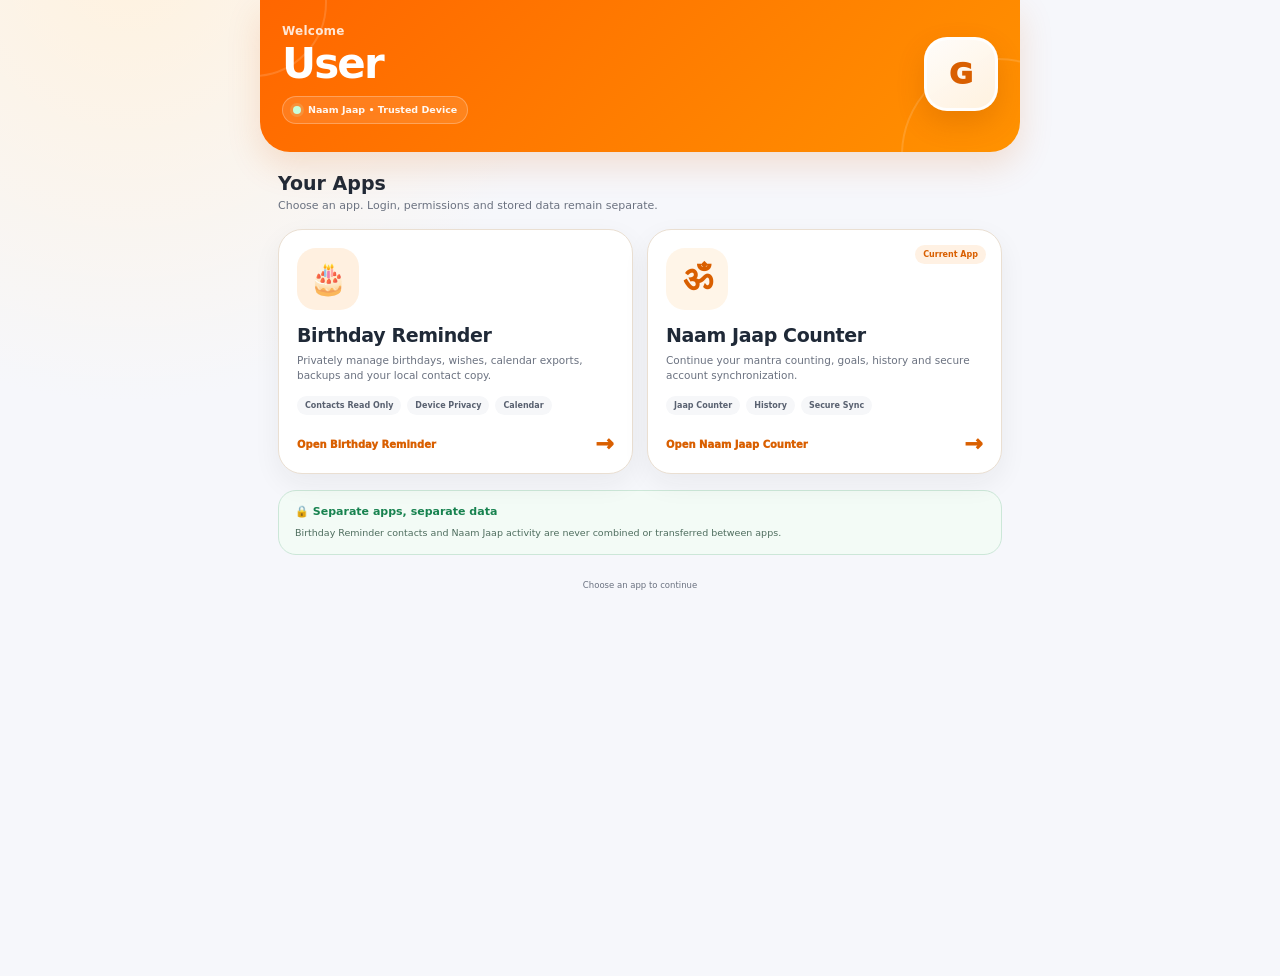
<file: index.html>
<!DOCTYPE html>
<html lang="en">
<head>
    <meta charset="UTF-8">
    <meta name="viewport" content="width=device-width, initial-scale=1, viewport-fit=cover">
    <meta name="description" content="A simple digital Naam Jaap and mantra counter with Google Sheets synchronization.">
    <meta name="theme-color" content="#ff6f00">
    <meta name="mobile-web-app-capable" content="yes">
    <meta name="apple-mobile-web-app-capable" content="yes">
    <meta name="apple-mobile-web-app-status-bar-style" content="default">

    <title>Naam Jaap Counter v2.9.15</title>

    <link rel="manifest" href="manifest.json">
    <link rel="icon" href="icon-192.png?v=2915" sizes="192x192">
    <link rel="apple-touch-icon" href="icon-192.png?v=2915">
    <link rel="stylesheet" href="style.css?v=2915">
    <link rel="stylesheet" href="mala-goal.css?v=2915">
    <link rel="stylesheet" href="background-music.css?v=2915">
    <script src="https://accounts.google.com/gsi/client" async defer></script>

    <style>
        a.primary-btn {
            display: flex;
            align-items: center;
            justify-content: center;
            text-decoration: none;
            box-sizing: border-box;
        }

        .bhajan-modal[hidden] {
            display: none;
        }

        .bhajan-modal {
            position: fixed;
            inset: 0;
            z-index: 10050;
            display: flex;
            align-items: flex-end;
            justify-content: center;
            padding: 0;
        }

        .bhajan-modal-overlay {
            position: absolute;
            inset: 0;
            background: rgba(0, 0, 0, 0.58);
            -webkit-backdrop-filter: blur(2px);
            backdrop-filter: blur(2px);
        }

        .bhajan-modal-box {
            position: relative;
            z-index: 1;
            width: min(100%, 540px);
            max-height: min(82vh, 620px);
            overflow-y: auto;
            padding: 12px 18px calc(18px + env(safe-area-inset-bottom));
            border-radius: 24px 24px 0 0;
            background: #ffffff;
            box-shadow: 0 -14px 42px rgba(0, 0, 0, 0.28);
            animation: bhajanSheetUp 0.24s ease-out;
            box-sizing: border-box;
        }

        .bhajan-modal-handle {
            width: 48px;
            height: 5px;
            margin: 0 auto 18px;
            border-radius: 999px;
            background: #d5d5d5;
        }

        .bhajan-modal-box h3 {
            margin: 0 0 6px;
            text-align: center;
        }

        .bhajan-modal-intro {
            margin: 0 0 18px;
            text-align: center;
            color: #666666;
            line-height: 1.5;
        }

        .bhajan-option {
            display: flex;
            align-items: center;
            gap: 14px;
            width: 100%;
            min-height: 72px;
            margin-bottom: 12px;
            padding: 12px 15px;
            border: 1px solid #e4e4e4;
            border-radius: 16px;
            background: #ffffff;
            color: #222222;
            text-decoration: none;
            box-sizing: border-box;
            touch-action: manipulation;
        }

        .bhajan-option:hover {
            border-color: #ffb36b;
            background: #fff8f1;
        }

        .bhajan-option:active {
            transform: scale(0.985);
        }

        .bhajan-option:focus-visible {
            outline: 3px solid rgba(255, 111, 0, 0.28);
            outline-offset: 2px;
        }

        .bhajan-option-icon {
            display: grid;
            width: 46px;
            height: 46px;
            flex: 0 0 46px;
            place-items: center;
            border-radius: 50%;
            background: #f3f3f3;
            font-size: 23px;
        }

        .bhajan-option-copy {
            min-width: 0;
        }

        .bhajan-option strong,
        .bhajan-option small {
            display: block;
        }

        .bhajan-option strong {
            font-size: 1rem;
        }

        .bhajan-option small {
            margin-top: 4px;
            color: #737373;
            line-height: 1.35;
        }

        .bhajan-modal-close {
            margin-top: 4px;
        }

        @keyframes bhajanSheetUp {
            from {
                transform: translateY(100%);
                opacity: 0.65;
            }

            to {
                transform: translateY(0);
                opacity: 1;
            }
        }

        @media (min-width: 700px) {
            .bhajan-modal {
                align-items: center;
                padding: 20px;
            }

            .bhajan-modal-box {
                border-radius: 24px;
                padding-bottom: 20px;
            }
        }

        @media (prefers-reduced-motion: reduce) {
            .bhajan-modal-box {
                animation: none;
            }
        }

        .more-apps-card {
            overflow: hidden;
        }

        .more-apps-heading {
            margin-bottom: 12px;
        }

        .related-app-link {
            display: grid;
            grid-template-columns: 52px minmax(0, 1fr) auto;
            align-items: center;
            gap: 13px;
            min-height: 82px;
            padding: 14px;
            border: 1px solid #ffd2ad;
            border-radius: 18px;
            background: linear-gradient(135deg, #fff8f1 0%, #ffffff 72%);
            color: inherit;
            text-decoration: none;
            box-sizing: border-box;
            transition:
                transform 0.16s ease,
                border-color 0.16s ease,
                box-shadow 0.16s ease;
        }

        .related-app-link:hover,
        .related-app-link:focus-visible {
            transform: translateY(-2px);
            border-color: #ffad66;
            box-shadow: 0 10px 26px rgba(255, 111, 0, 0.12);
            outline: none;
        }

        .related-app-link:active {
            transform: scale(0.99);
        }

        .related-app-icon {
            display: grid;
            width: 52px;
            height: 52px;
            place-items: center;
            border-radius: 16px;
            background: #ff6f00;
            color: #ffffff;
            font-size: 25px;
            box-shadow: 0 6px 16px rgba(255, 111, 0, 0.18);
        }

        .related-app-copy {
            min-width: 0;
        }

        .related-app-copy strong,
        .related-app-copy span {
            display: block;
        }

        .related-app-copy strong {
            margin-bottom: 4px;
            font-size: 1rem;
        }

        .related-app-copy span {
            color: #6f6f6f;
            font-size: 0.86rem;
            line-height: 1.4;
        }

        .related-app-arrow {
            color: #ff6f00;
            font-size: 24px;
            font-weight: 800;
            line-height: 1;
        }

        @media (max-width: 420px) {
            .related-app-link {
                grid-template-columns: 46px minmax(0, 1fr) auto;
                gap: 10px;
                padding: 12px;
            }

            .related-app-icon {
                width: 46px;
                height: 46px;
                border-radius: 14px;
                font-size: 22px;
            }

            .related-app-copy span {
                font-size: 0.8rem;
            }
        }

</style>
</head>
<body>
    <section id="authGate" class="auth-gate" aria-labelledby="authTitle">
        <div class="auth-card">
            <div class="auth-mark" aria-hidden="true">ॐ</div>
            <p class="eyebrow">Secure Sync</p>
            <h1 id="authTitle">Naam Jaap Counter</h1>
            <p class="auth-intro">Sign in with Google to keep activity linked to a verified account and a pseudonymous device key.</p>
            <div id="googleSignInButton" class="google-signin-button"></div>
            <button id="continueOfflineBtn" class="secondary-btn full-width" type="button" hidden>Continue Offline</button>
            <div id="authLoading" class="auth-loading" hidden>
                <span class="spinner" aria-hidden="true"></span>
                <span>Verifying…</span>
            </div>
            <p id="authMessage" class="auth-message" data-type="info">Loading secure sign-in…</p>
            <p class="auth-message" data-type="info">Mobile: open this site directly in Chrome or Safari. Google Sign-In does not work inside WhatsApp and other embedded browsers.</p>
            <div class="privacy-note">
                <strong>Privacy:</strong> The app stores your verified Google account ID, name, email, login times, a hashed device key, and jaap activity. It never stores your Google password or client secret.
            </div>
        </div>
    </section>

    <div id="appRoot" hidden>
        <header class="app-header">
            <div class="header-brand">
                <div class="brand-mark" aria-hidden="true">ॐ</div>
                <div>
                    <h1>Naam Jaap Counter</h1>
                    <p id="connectionText" class="connection-text">Signed in — connecting…</p>
                </div>
            </div>
            <button id="accountButton" class="account-chip" type="button" aria-label="Open account settings">
                <span class="account-initial" data-user-initial>G</span>
                <span class="account-chip-copy">
                    <span class="account-chip-name" data-user-name>Google User</span>
                    <span class="account-chip-status" data-local-profile-status>Naam Jaap • Trusted Device</span>
                </span>
            </button>
        </header>

        <div id="offlineBanner" class="offline-banner" hidden>
            <span id="offlineBannerText">Offline mode is active. New counts are saved on this device.</span>
            <button id="reconnectBtn" class="banner-action" type="button" hidden>Sign in to Sync</button>
        </div>

        <main class="app-shell">
            <section id="dashboardView" class="view active" data-view="dashboard" aria-labelledby="dashboardTitle">
                <h2 id="dashboardTitle" class="sr-only">Dashboard</h2>

                <section class="card clock-card" aria-label="Current date and time">
                    <div class="clock-icon" aria-hidden="true">◷</div>
                    <div class="clock-copy">
                        <p id="currentDate" class="clock-date">Loading date…</p>
                        <strong id="currentTime" class="clock-time">--:--:--</strong>
                        <p id="currentTimezone" class="clock-timezone">Device local time</p>
                    </div>
                </section>

                <section class="card counter-card">
                    <p class="eyebrow">Selected Mantra</p>
                    <h3 id="mantra" class="mantra-text">ॐ नमः शिवाय</h3>

                    <div class="inline-mantra-picker">
                        <label for="mantraSelect">Change Mantra</label>
                        <select id="mantraSelect" aria-label="Choose mantra">
                            <option value="ॐ नमः शिवाय">ॐ नमः शिवाय</option>
                            <option value="ॐ गं गणपतये नमः">ॐ गं गणपतये नमः</option>
                            <option value="श्री राम जय राम जय जय राम">श्री राम जय राम जय जय राम</option>
                            <option value="ॐ नमो भगवते वासुदेवाय">ॐ नमो भगवते वासुदेवाय</option>
                            <option value="हरे कृष्ण हरे कृष्ण">हरे कृष्ण हरे कृष्ण</option>
                            <option value="राधा राधा">राधा राधा</option>
                        </select>
                    </div>

                    <div id="counter" class="counter" aria-live="polite">0</div>

                    <button id="tapBtn" class="tap-btn" type="button" aria-label="Add one jaap count">
                        <span class="tap-value">+1</span>
                        <span class="tap-label">Tap to count</span>
                    </button>
                </section>

                <section class="stats" aria-label="Jaap statistics">
                    <article class="stat-card">
                        <span>Selected Mantra Today</span>
                        <strong id="today">0</strong>
                    </article>
                    <article class="stat-card">
                        <span>Selected Mantra Lifetime</span>
                        <strong id="lifetime">0</strong>
                    </article>
                </section>

                <section class="card mala-card" aria-labelledby="malaTitle">
                    <div class="section-heading-row">
                        <div>
                            <p class="eyebrow">Selected Mantra</p>
                            <h3 id="malaTitle">Selected Mantra Mala Progress</h3>
                        </div>
                        <strong id="malaProgressText" class="mala-progress-text">0 / 108</strong>
                    </div>
                    <div class="progress-track mala-progress-track" role="progressbar" aria-label="Selected mantra current mala progress" aria-valuemin="0" aria-valuemax="108" aria-valuenow="0">
                        <div id="malaProgress" class="progress-fill mala-progress-fill"></div>
                    </div>
                    <div class="mala-stats">
                        <div>
                            <span>Selected Mantra — Today Malas</span>
                            <strong id="todayMalas">0</strong>
                        </div>
                        <div>
                            <span>Selected Mantra — Lifetime Malas</span>
                            <strong id="lifetimeMalas">0</strong>
                        </div>
                    </div>
                </section>

                <section class="card target-card goal-card" aria-labelledby="dailyMalaGoalTitle">
                    <div class="section-heading-row">
                        <div>
                            <p class="eyebrow">Selected Mantra</p>
                            <h3 id="dailyMalaGoalTitle">Daily Mala Goal</h3>
                        </div>
                        <strong id="targetPercent" class="target-percent">0%</strong>
                    </div>

                    <div class="goal-summary-row">
                        <strong class="goal-count">
                            <span id="targetCurrent">0</span>
                            <span aria-hidden="true">/</span>
                            <span id="targetTotal">1</span>
                            <small>माला</small>
                        </strong>
                        <span id="goalMantraLabel" class="goal-mantra-label">ॐ नमः शिवाय</span>
                    </div>

                    <div class="progress-track" role="progressbar" aria-label="Daily mala goal progress" aria-valuemin="0" aria-valuemax="100" aria-valuenow="0">
                        <div id="targetProgress" class="progress-fill"></div>
                    </div>

                    <p id="goalJaapText" class="goal-jaap-text">0 / 108 जाप</p>
                    <p id="goalRemaining" class="goal-remaining">Remaining: 1 माला</p>
                </section>

                <section class="card bhajan-card" aria-labelledby="bhajanOptionsTitle">
                    <p class="eyebrow">Devotional Audio</p>
                    <h3 id="bhajanOptionsTitle">भजन सुनें</h3>
                    <p class="field-help">
                        YouTube या YouTube Music में भजन सुनने के लिए विकल्प चुनें।
                    </p>
                    <button
                        id="openBhajanOptions"
                        class="primary-btn full-width"
                        type="button"
                        aria-haspopup="dialog"
                        aria-controls="bhajanOptionModal"
                        aria-expanded="false"
                    >
                        🎵 भजन सुनने का विकल्प चुनें
                    </button>
                </section>

                                <section class="card share-card" aria-labelledby="shareAppTitle">
                    <p class="eyebrow">Invite Others</p>

                    <h3 id="shareAppTitle">Naam Jaap Counter Share करें</h3>

                    <p class="field-help">
                        अपने परिवार और मित्रों के साथ यह devotional app share करें।
                    </p>

                    <button
                        id="shareAppBtn"
                        class="primary-btn full-width"
                        type="button"
                        aria-label="Share Naam Jaap Counter"
                    >
                        📤 Social Media पर Share करें
                    </button>

                    <p
                        id="shareAppStatus"
                        class="field-help"
                        data-type="info"
                        aria-live="polite"
                    ></p>
                </section>

                <section class="card action-buttons" aria-label="Reset counter actions">
                    <button id="resetTodayBtn" class="secondary-btn" type="button">Reset This Mantra Today</button>
                    <button id="resetAllBtn" class="danger-btn" type="button">Reset This Mantra Lifetime</button>
                </section>
            </section>

            <section id="historyView" class="view" data-view="history" aria-labelledby="historyTitle" hidden>
                <div class="page-heading">
                    <div>
                        <p class="eyebrow">Google Sheets</p>
                        <h2 id="historyTitle">Jaap History</h2>
                    </div>
                    <button id="refreshHistoryBtn" class="icon-btn" type="button" aria-label="Refresh history">↻</button>
                </div>

                <section id="historySummary" class="stats history-summary" aria-label="History summary">
                    <article class="stat-card">
                        <span>Entries</span>
                        <strong id="historyEntries">0</strong>
                    </article>
                    <article class="stat-card">
                        <span>Added</span>
                        <strong id="historyAdded">0</strong>
                    </article>
                </section>

                <div id="historyLoading" class="state-card" hidden>
                    <span class="spinner" aria-hidden="true"></span>
                    <p>Loading history…</p>
                </div>

                <div id="historyEmpty" class="state-card" hidden>
                    <div class="state-icon" aria-hidden="true">🕉️</div>
                    <h3>No history found</h3>
                    <p>Your jaap activity will appear here after counting.</p>
                </div>

                <div id="historyError" class="state-card error-state" hidden>
                    <div class="state-icon" aria-hidden="true">!</div>
                    <h3>History could not be loaded</h3>
                    <p id="historyErrorText">Please check your connection and try again.</p>
                    <button id="retryHistoryBtn" class="secondary-btn" type="button">Try Again</button>
                </div>

                <div id="historyList" class="history-list" aria-live="polite"></div>
            </section>

            <section id="settingsView" class="view" data-view="settings" aria-labelledby="settingsTitle" hidden>
                <div class="page-heading">
                    <div>
                        <p class="eyebrow">Preferences</p>
                        <h2 id="settingsTitle">Settings</h2>
                    </div>
                </div>

                <section class="card settings-card">
                    <div class="setting-row">
                        <div>
                            <label for="voiceEnabled">Voice Support</label>
                            <p>Allow the browser to speak the selected mantra.</p>
                        </div>
                        <label class="switch">
                            <input id="voiceEnabled" type="checkbox">
                            <span class="switch-slider"></span>
                        </label>
                    </div>

                    <div class="setting-row">
                        <div>
                            <label for="autoSpeakEnabled">Auto Speak</label>
                            <p>Speak the mantra automatically after each successful count.</p>
                        </div>
                        <label class="switch">
                            <input id="autoSpeakEnabled" type="checkbox">
                            <span class="switch-slider"></span>
                        </label>
                    </div>

                    <div class="setting-field">
                        <label for="voiceSelect">Voice</label>
                        <select id="voiceSelect">
                            <option value="">Automatic Hindi voice</option>
                        </select>
                        <p id="voiceHelp" class="field-help">Voice availability depends on your device and browser.</p>
                    </div>

                    <button id="testVoiceBtn" class="secondary-btn full-width" type="button">Test Selected Voice</button>
                </section>

                <section class="card background-music-card" aria-labelledby="backgroundMusicTitle">
                    <div class="section-heading-row music-heading-row">
                        <div>
                            <p class="eyebrow">Peaceful Audio</p>
                            <h3 id="backgroundMusicTitle">Background Temple Music</h3>
                        </div>
                        <label class="switch" aria-label="Enable background temple music">
                            <input id="backgroundMusicEnabled" type="checkbox">
                            <span class="switch-slider"></span>
                        </label>
                    </div>

                    <div class="setting-field music-volume-field">
                        <div class="music-volume-label-row">
                            <label for="backgroundMusicVolume">Music Volume</label>
                            <strong id="backgroundMusicVolumeText">20%</strong>
                        </div>
                        <input
                            id="backgroundMusicVolume"
                            class="music-volume-slider"
                            type="range"
                            min="0"
                            max="100"
                            step="1"
                            value="20"
                        >
                    </div>

                    <button id="backgroundMusicPlayPause" class="secondary-btn full-width" type="button">
                        ▶ Start Music
                    </button>
                    <p id="backgroundMusicStatus" class="field-help music-status" data-type="info">
                        Music is off. Tap Start Music to begin.
                    </p>
                    <p class="field-help">
                        Browser autoplay rules require one tap before music can start. Music becomes softer while mantra voice is speaking.
                    </p>
                </section>

                <section class="card goal-settings-card" aria-labelledby="malaGoalSettingsTitle">
                    <p class="eyebrow">Selected Mantra</p>
                    <h3 id="malaGoalSettingsTitle">Set Daily Mala Goal</h3>
                    <p class="goal-selected-mantra">
                        Goal for: <strong id="goalSettingsMantra">ॐ नमः शिवाय</strong>
                    </p>

                    <div class="goal-quick-options" aria-label="Quick mala goal options">
                        <button class="goal-quick-btn" type="button" data-goal-malas="1">1 माला</button>
                        <button class="goal-quick-btn" type="button" data-goal-malas="5">5 माला</button>
                        <button class="goal-quick-btn" type="button" data-goal-malas="11">11 माला</button>
                        <button class="goal-quick-btn" type="button" data-goal-malas="21">21 माला</button>
                    </div>

                    <form id="malaGoalForm" class="mala-goal-form">
                        <label for="malaGoalInput">Daily goal in malas</label>
                        <div class="mala-goal-input-row">
                            <input
                                id="malaGoalInput"
                                type="number"
                                min="1"
                                max="10000"
                                step="1"
                                inputmode="numeric"
                                value="1"
                                required
                            >
                            <button id="saveMalaGoalBtn" class="primary-btn" type="submit">Save Goal</button>
                        </div>
                    </form>

                    <p id="malaGoalHelp" class="field-help" data-type="info">
                        1 माला = 108 जाप। हर Google user और हर mantra का goal अलग रहेगा।
                    </p>
                </section>

                <section class="card custom-mantra-card" aria-labelledby="customMantraTitle">
                    <p class="eyebrow">My Mantras</p>
                    <h3 id="customMantraTitle">Add Your Own Mantra</h3>
                    <p class="field-help">MP3 की जरूरत नहीं है। Browser Hindi voice mantra text बोलेगी।</p>

                    <form id="customMantraForm" class="custom-mantra-form">
                        <label for="customMantraInput">Mantra text</label>
                        <div class="custom-mantra-input-row">
                            <input
                                id="customMantraInput"
                                type="text"
                                maxlength="120"
                                autocomplete="off"
                                placeholder="जैसे: जय श्री कृष्ण"
                            >
                            <button id="addCustomMantraBtn" class="primary-btn" type="submit">Add</button>
                        </div>
                    </form>

                    <p id="customMantraHelp" class="field-help" data-type="info">
                        Custom mantra की counting भी अलग daily, lifetime और mala count में रहेगी।
                    </p>

                    <div id="customMantraList" class="custom-mantra-list" aria-live="polite"></div>
                </section>

                <section class="card reminder-card" aria-labelledby="reminderTitle">
                    <div class="section-heading-row reminder-heading">
                        <div>
                            <p class="eyebrow">Jaap Reminder</p>
                            <h3 id="reminderTitle">Daily Reminder</h3>
                        </div>
                        <label class="switch" aria-label="Enable daily reminder">
                            <input id="reminderEnabled" type="checkbox">
                            <span class="switch-slider"></span>
                        </label>
                    </div>

                    <div class="setting-field">
                        <label for="reminderTime">Reminder Time</label>
                        <input id="reminderTime" type="time" value="06:00">
                    </div>

                    <div class="setting-field">
                        <label for="reminderLabel">Reminder Message</label>
                        <input id="reminderLabel" type="text" maxlength="80" value="समय हो गया है—नाम जप करें।">
                    </div>

                    <div class="setting-field">
                        <label for="reminderToneSelect">Alarm Tone</label>
                        <select id="reminderToneSelect">
                            <option value="temple-bell">Temple Bell — devotional</option>
                            <option value="morning-chime">Morning Chime — soft</option>
                        </select>
                    </div>

                    <div class="setting-field">
                        <div class="music-volume-label-row">
                            <label for="reminderToneVolume">Alarm Tone Volume</label>
                            <strong id="reminderToneVolumeText">75%</strong>
                        </div>
                        <input
                            id="reminderToneVolume"
                            class="music-volume-slider"
                            type="range"
                            min="0"
                            max="100"
                            step="1"
                            value="75"
                            aria-label="Alarm tone volume"
                        >
                    </div>

                    <p id="reminderStatus" class="reminder-status">Reminder is off.</p>

                    <div class="reminder-actions">
                        <button id="enableNotificationsBtn" class="secondary-btn" type="button">Enable Notifications</button>
                        <button id="testReminderBtn" class="secondary-btn" type="button">Test Alarm & Notification</button>
                        <button id="addCalendarBtn" class="primary-btn" type="button">Add to Phone Calendar</button>
                    </div>

                    <p class="field-help reminder-help">Choose Temple Bell or Morning Chime. The selected alarm tone plays while this app/PWA is open. Tap Test Alarm once after opening the app. When the app is fully closed, use Phone Calendar for the most reliable system alarm.</p>
                </section>

                <section class="card account-card">
                    <div class="account-profile">
                        <span class="account-avatar" data-user-initial>G</span>
                        <div>
                            <p class="eyebrow">Signed-in Account</p>
                            <h3 data-user-name>Google User</h3>
                            <p class="account-local-status" data-local-profile-status>Naam Jaap • Trusted Device</p>
                            <p data-user-email></p>
                            <p id="accountDeviceKey" class="device-key">Registered device</p>
                        </div>
                    </div>
                    <p class="field-help">The device key is a server-side hash. The raw browser device ID is not stored in Google Sheets.</p>
                    <button id="signOutBtn" class="secondary-btn full-width" type="button">Sign Out</button>
                </section>

                <section class="card install-card">
                    <div>
                        <p class="eyebrow">Progressive Web App</p>
                        <h3>Install Naam Jaap Counter</h3>
                        <p id="installHelp">Install it on your phone for an app-like experience.</p>
                    </div>
                    <button id="installAppBtn" class="primary-btn" type="button" hidden>Install App</button>
                </section>


                <section class="card more-apps-card" aria-labelledby="moreAppsTitle">
                    <div class="more-apps-heading">
                        <p class="eyebrow">More Apps</p>
                        <h3 id="moreAppsTitle">Explore More</h3>
                    </div>

                    <a
                        class="related-app-link"
                        href="https://parmjee2026.github.io/Birthday-Reminder-Web-App/"
                        target="_blank"
                        rel="noopener noreferrer"
                        aria-label="Open Birthday Reminder web app"
                    >
                        <span class="related-app-icon" aria-hidden="true">🎂</span>

                        <span class="related-app-copy">
                            <strong>Birthday Reminder</strong>
                            <span>Privately check upcoming birthdays and create birthday wishes.</span>
                        </span>

                        <span class="related-app-arrow" aria-hidden="true">→</span>
                    </a>
                </section>

                <section class="card about-card">
                    <p class="eyebrow">About</p>
                    <h3 id="aboutAppVersion">Naam Jaap Counter v2.9.15</h3>
                    <p>Frontend: HTML, CSS and Vanilla JavaScript</p>
                    <p>Backend: Google Apps Script and Google Sheets</p>
                </section>
            </section>
        </main>

        <button
            id="backgroundMusicFloatingButton"
            class="music-floating-button"
            type="button"
            aria-label="Start background temple music"
            aria-pressed="false"
            title="Background temple music"
        >
            <span id="backgroundMusicFloatingIcon" aria-hidden="true">🔇</span>
        </button>

        <nav class="bottom-nav" aria-label="Primary navigation">
            <button id="dashboardTab" class="nav-btn active" type="button" data-target="dashboard" aria-current="page">
                <span class="nav-icon" aria-hidden="true">▦</span>
                <span>Dashboard</span>
            </button>
            <button id="historyTab" class="nav-btn" type="button" data-target="history">
                <span class="nav-icon" aria-hidden="true">↺</span>
                <span>History</span>
            </button>
            <button id="settingsTab" class="nav-btn" type="button" data-target="settings">
                <span class="nav-icon" aria-hidden="true">⚙</span>
                <span>Settings</span>
            </button>
        </nav>
    </div>


    <div
        id="bhajanOptionModal"
        class="bhajan-modal"
        role="dialog"
        aria-modal="true"
        aria-labelledby="bhajanModalTitle"
        aria-describedby="bhajanModalDescription"
        hidden
    >
        <div class="bhajan-modal-overlay" data-close-bhajan-modal></div>

        <div class="bhajan-modal-box">
            <div class="bhajan-modal-handle" aria-hidden="true"></div>

            <h3 id="bhajanModalTitle">भजन कहाँ सुनना है?</h3>
            <p id="bhajanModalDescription" class="bhajan-modal-intro">
                अपना पसंदीदा music option चुनें।
            </p>

            <a
                class="bhajan-option"
                href="https://www.youtube.com/@unique_collection2026/videos"
                rel="noopener noreferrer"
                data-bhajan-link
            >
                <span class="bhajan-option-icon" aria-hidden="true">▶️</span>
                <span class="bhajan-option-copy">
                    <strong>YouTube</strong>
                    <small>हमारे channel के भजन videos खोलें</small>
                </span>
            </a>

            <a
                class="bhajan-option"
                href="https://music.youtube.com/search?q=Unique%20Collection%202026%20Bhajan"
                rel="noopener noreferrer"
                data-bhajan-link
            >
                <span class="bhajan-option-icon" aria-hidden="true">🎵</span>
                <span class="bhajan-option-copy">
                    <strong>YouTube Music</strong>
                    <small>YouTube Music में bhajan search खोलें</small>
                </span>
            </a>

            <button
                id="closeBhajanOptions"
                class="secondary-btn full-width bhajan-modal-close"
                type="button"
            >
                Cancel
            </button>
        </div>
    </div>

    <div id="toastRegion" class="toast-region" aria-live="polite" aria-atomic="true"></div>

    <script src="config.js?v=2915"></script>
    <script src="offline.js?v=2915"></script>
    <script src="api.js?v=2915"></script>
    <script src="auth.js?v=2915"></script>
    <script src="trusted-device.js?v=2915"></script>
    <script src="profile.js?v=2915"></script>
    <script src="settings.js?v=2915"></script>
    <script src="history.js?v=2915"></script>
    <script src="ui.js?v=2915"></script>
    <script src="reminder.js?v=2915"></script>
    <script src="app.js?v=2915"></script>
    <script src="custom-mantras.js?v=2915"></script>
    <script src="ecosystem.js?v=2915"></script>
    <script src="app-updates.js?v=2915"></script>
    <script src="dashboard-polish.js?v=2915"></script>
    <script src="mobile-ui-fix.js?v=2915"></script>
    <script src="sync-settings.js?v=2915"></script>
    <audio id="templeBackgroundAudio" src="temple-music.mp3?v=2915" preload="none" loop></audio>
    <audio id="reminderToneAudio" src="reminder-temple-bell.wav?v=2915" preload="auto" playsinline></audio>
    <script src="background-music.js?v=2915"></script>

    <script>
        (() => {
            const openButton = document.getElementById("openBhajanOptions");
            const closeButton = document.getElementById("closeBhajanOptions");
            const modal = document.getElementById("bhajanOptionModal");
            const overlay = modal?.querySelector("[data-close-bhajan-modal]");
            const optionLinks = modal?.querySelectorAll("[data-bhajan-link]") || [];
            let previousActiveElement = null;

            if (!openButton || !closeButton || !modal) {
                return;
            }

            function openModal() {
                previousActiveElement = document.activeElement;
                modal.hidden = false;
                openButton.setAttribute("aria-expanded", "true");
                document.body.style.overflow = "hidden";

                const firstOption = modal.querySelector("[data-bhajan-link]");
                window.requestAnimationFrame(() => {
                    firstOption?.focus();
                });
            }

            function closeModal() {
                modal.hidden = true;
                openButton.setAttribute("aria-expanded", "false");
                document.body.style.overflow = "";

                if (previousActiveElement instanceof HTMLElement) {
                    previousActiveElement.focus();
                } else {
                    openButton.focus();
                }
            }

            openButton.addEventListener("click", openModal);
            closeButton.addEventListener("click", closeModal);
            overlay?.addEventListener("click", closeModal);

            optionLinks.forEach((link) => {
                link.addEventListener("click", () => {
                    modal.hidden = true;
                    openButton.setAttribute("aria-expanded", "false");
                    document.body.style.overflow = "";
                });
            });

            document.addEventListener("keydown", (event) => {
                if (event.key === "Escape" && !modal.hidden) {
                    closeModal();
                }
            });
        })();
    </script>
    <script>
    (() => {
        const shareButton = document.getElementById("shareAppBtn");
        const shareStatus = document.getElementById("shareAppStatus");

        if (!shareButton) {
            return;
        }

        const shareData = {
            title: "Naam Jaap Counter",
            text: "नाम जप, माला और daily goal track करने के लिए Naam Jaap Counter खोलें।",
            url: "https://parmeshwarbtpl-rgb.github.io/japa-counter/"
        };

        async function copyShareLink() {
            try {
                await navigator.clipboard.writeText(shareData.url);

                if (shareStatus) {
                    shareStatus.textContent =
                        "App link copy हो गया। अब इसे कहीं भी paste करके share करें।";
                }
            } catch (error) {
                if (shareStatus) {
                    shareStatus.textContent =
                        "Share नहीं हो पाया। App link manually copy करें: " +
                        shareData.url;
                }
            }
        }

        shareButton.addEventListener("click", async () => {
            if (shareStatus) {
                shareStatus.textContent = "";
            }

            try {
                if (navigator.share) {
                    await navigator.share(shareData);

                    if (shareStatus) {
                        shareStatus.textContent = "App successfully share किया गया।";
                    }

                    return;
                }

                await copyShareLink();
            } catch (error) {
                // User ने share panel बंद किया है तो error message न दिखाएँ।
                if (error?.name === "AbortError") {
                    return;
                }

                await copyShareLink();
            }
        });
    })();
</script>
</body>
</html>
</file>
<file: style.css>
:root {
    --primary: #ff6f00;
    --primary-dark: #d95f00;
    --primary-soft: #fff0e3;
    --danger: #c62828;
    --danger-soft: #ffebee;
    --success: #2e7d32;
    --surface: #ffffff;
    --background: #f6f7fb;
    --text: #232323;
    --muted: #6f7480;
    --line: #e5e7eb;
    --shadow: 0 8px 24px rgba(33, 33, 33, 0.08);
    --radius: 18px;
    --nav-height: 76px;
}

* {
    box-sizing: border-box;
    margin: 0;
    padding: 0;
}

html {
    background: var(--background);
}

body {
    min-height: 100vh;
    max-width: 560px;
    margin: 0 auto;
    padding-bottom: calc(var(--nav-height) + env(safe-area-inset-bottom));
    background: var(--background);
    color: var(--text);
    font-family: "Segoe UI", system-ui, -apple-system, BlinkMacSystemFont, Arial, sans-serif;
    -webkit-tap-highlight-color: transparent;
}

button,
select,
input {
    font: inherit;
}

button {
    touch-action: manipulation;
}

button:focus-visible,
select:focus-visible,
input:focus-visible {
    outline: 3px solid rgba(255, 111, 0, 0.25);
    outline-offset: 2px;
}

[hidden] {
    display: none !important;
}

.sr-only {
    position: absolute;
    width: 1px;
    height: 1px;
    padding: 0;
    margin: -1px;
    overflow: hidden;
    clip: rect(0, 0, 0, 0);
    white-space: nowrap;
    border: 0;
}

.app-header {
    display: flex;
    align-items: center;
    gap: 14px;
    min-height: 110px;
    padding: calc(20px + env(safe-area-inset-top)) 20px 20px;
    color: #fff;
    background: linear-gradient(135deg, var(--primary), #ff8f00);
    box-shadow: 0 4px 18px rgba(255, 111, 0, 0.28);
}

.brand-mark {
    display: grid;
    place-items: center;
    width: 58px;
    height: 58px;
    flex: 0 0 58px;
    border: 2px solid rgba(255, 255, 255, 0.72);
    border-radius: 18px;
    background: rgba(255, 255, 255, 0.14);
    font-size: 34px;
    line-height: 1;
}

.app-header h1 {
    font-size: clamp(23px, 6vw, 30px);
    line-height: 1.2;
}

.connection-text {
    margin-top: 5px;
    color: rgba(255, 255, 255, 0.86);
    font-size: 13px;
}

.offline-banner {
    padding: 10px 18px;
    color: #5d4037;
    background: #fff3cd;
    border-bottom: 1px solid #ffe69c;
    font-size: 13px;
    line-height: 1.45;
    text-align: center;
}

.app-shell {
    padding: 18px;
}

.view {
    animation: view-in 180ms ease-out;
}

@keyframes view-in {
    from { opacity: 0; transform: translateY(4px); }
    to { opacity: 1; transform: translateY(0); }
}

.card,
.stat-card,
.state-card {
    background: var(--surface);
    border: 1px solid rgba(229, 231, 235, 0.75);
    border-radius: var(--radius);
    box-shadow: var(--shadow);
}

.card {
    padding: 20px;
    margin-bottom: 16px;
}

.counter-card {
    text-align: center;
    overflow: hidden;
}

.eyebrow {
    color: var(--muted);
    font-size: 12px;
    font-weight: 700;
    letter-spacing: 0.08em;
    text-transform: uppercase;
}

.mantra-text {
    min-height: 38px;
    margin-top: 10px;
    color: var(--primary-dark);
    font-size: clamp(22px, 6vw, 30px);
    line-height: 1.35;
}


.inline-mantra-picker {
    width: min(100%, 410px);
    margin: 14px auto 0;
    text-align: left;
}

.inline-mantra-picker label {
    display: block;
    color: var(--muted);
    font-size: 13px;
    font-weight: 700;
}

.inline-mantra-picker select {
    margin-top: 7px;
    border-color: #ffc38f;
    background: #fffaf6;
    cursor: pointer;
}

.counter {
    margin: 20px 0;
    color: #30323a;
    font-size: clamp(64px, 20vw, 92px);
    font-weight: 800;
    line-height: 1;
    letter-spacing: -0.045em;
    overflow-wrap: anywhere;
}

.counter.pulse {
    animation: counter-pulse 220ms ease-out;
}

@keyframes counter-pulse {
    50% { transform: scale(1.06); color: var(--primary); }
}

.tap-btn,
.primary-btn,
.secondary-btn,
.danger-btn,
.icon-btn {
    border: 0;
    cursor: pointer;
    transition: transform 140ms ease, background 140ms ease, opacity 140ms ease;
}

.tap-btn:active,
.primary-btn:active,
.secondary-btn:active,
.danger-btn:active,
.icon-btn:active {
    transform: scale(0.98);
}

.tap-btn:disabled,
.primary-btn:disabled,
.secondary-btn:disabled,
.danger-btn:disabled,
.icon-btn:disabled {
    cursor: not-allowed;
    opacity: 0.55;
}

.tap-btn {
    width: min(100%, 310px);
    min-height: 92px;
    padding: 12px 20px;
    color: #fff;
    background: linear-gradient(135deg, var(--primary), #ff8f00);
    border-radius: 24px;
    box-shadow: 0 12px 24px rgba(255, 111, 0, 0.28);
}

.tap-btn:hover {
    background: linear-gradient(135deg, var(--primary-dark), var(--primary));
}

.tap-value,
.tap-label {
    display: block;
}

.tap-value {
    font-size: 34px;
    font-weight: 800;
    line-height: 1;
}

.tap-label {
    margin-top: 6px;
    font-size: 13px;
    font-weight: 600;
    opacity: 0.9;
}

.stats {
    display: grid;
    grid-template-columns: repeat(2, minmax(0, 1fr));
    gap: 14px;
    margin-bottom: 16px;
}

.stat-card {
    min-width: 0;
    padding: 18px;
    text-align: center;
}

.stat-card span {
    display: block;
    color: var(--muted);
    font-size: 14px;
    font-weight: 600;
}

.stat-card strong {
    display: block;
    margin-top: 8px;
    color: var(--primary-dark);
    font-size: clamp(28px, 9vw, 38px);
    line-height: 1.1;
    overflow-wrap: anywhere;
}

.section-heading-row,
.page-heading,
.setting-row,
.install-card {
    display: flex;
    align-items: center;
    justify-content: space-between;
    gap: 16px;
}

.section-heading-row h3 {
    margin-top: 4px;
    font-size: 21px;
}

.target-percent {
    color: var(--primary-dark);
    font-size: 22px;
}

.progress-track {
    height: 12px;
    margin-top: 16px;
    overflow: hidden;
    background: #eceff1;
    border-radius: 999px;
}

.progress-fill {
    width: 0;
    height: 100%;
    background: linear-gradient(90deg, var(--primary), #ffb300);
    border-radius: inherit;
    transition: width 280ms ease;
}

.form-card label,
.setting-field > label,
.setting-row label {
    color: #30323a;
    font-weight: 700;
}

select,
input[type="number"] {
    width: 100%;
    min-height: 48px;
    margin-top: 9px;
    padding: 11px 12px;
    color: var(--text);
    background: #fff;
    border: 1px solid #d9dce2;
    border-radius: 12px;
}

.action-buttons {
    display: grid;
    grid-template-columns: repeat(2, minmax(0, 1fr));
    gap: 12px;
}

.primary-btn,
.secondary-btn,
.danger-btn {
    min-height: 46px;
    padding: 11px 15px;
    border-radius: 12px;
    font-weight: 700;
}

.primary-btn {
    color: #fff;
    background: var(--primary);
}

.secondary-btn {
    color: var(--primary-dark);
    background: var(--primary-soft);
    border: 1px solid #ffd0aa;
}

.danger-btn {
    color: var(--danger);
    background: var(--danger-soft);
    border: 1px solid #ffcdd2;
}

.full-width {
    width: 100%;
}

.page-heading {
    min-height: 54px;
    margin-bottom: 16px;
}

.page-heading h2 {
    margin-top: 3px;
    font-size: 27px;
}

.icon-btn {
    display: grid;
    place-items: center;
    width: 46px;
    height: 46px;
    flex: 0 0 46px;
    color: var(--primary-dark);
    background: var(--primary-soft);
    border-radius: 14px;
    font-size: 25px;
}

.history-summary .stat-card strong {
    font-size: 30px;
}

.history-list {
    display: grid;
    gap: 12px;
}

.history-item {
    display: grid;
    grid-template-columns: 54px minmax(0, 1fr) auto;
    align-items: center;
    gap: 13px;
    padding: 15px;
    background: var(--surface);
    border: 1px solid var(--line);
    border-radius: 16px;
    box-shadow: 0 4px 14px rgba(33, 33, 33, 0.055);
}

.history-badge {
    display: grid;
    place-items: center;
    width: 54px;
    height: 54px;
    color: var(--primary-dark);
    background: var(--primary-soft);
    border-radius: 16px;
    font-size: 22px;
    font-weight: 800;
}

.history-main {
    min-width: 0;
}

.history-mantra {
    font-size: 16px;
    font-weight: 700;
    line-height: 1.35;
    overflow-wrap: anywhere;
}

.history-meta {
    margin-top: 5px;
    color: var(--muted);
    font-size: 12px;
    line-height: 1.4;
}

.history-count {
    color: var(--primary-dark);
    font-size: 21px;
    font-weight: 800;
    text-align: right;
}

.history-count small {
    display: block;
    margin-top: 3px;
    color: var(--muted);
    font-size: 11px;
    font-weight: 600;
}

.state-card {
    padding: 30px 20px;
    text-align: center;
}

.state-card h3 {
    margin-top: 8px;
}

.state-card p {
    max-width: 330px;
    margin: 8px auto 0;
    color: var(--muted);
    line-height: 1.5;
}

.state-card button {
    margin-top: 16px;
}

.state-icon {
    font-size: 34px;
}

.error-state .state-icon {
    display: grid;
    place-items: center;
    width: 44px;
    height: 44px;
    margin: 0 auto;
    color: var(--danger);
    background: var(--danger-soft);
    border-radius: 50%;
    font-weight: 800;
}

.spinner {
    display: inline-block;
    width: 34px;
    height: 34px;
    border: 4px solid #ffe0c7;
    border-top-color: var(--primary);
    border-radius: 50%;
    animation: spin 700ms linear infinite;
}

@keyframes spin {
    to { transform: rotate(360deg); }
}

.settings-card {
    padding-top: 4px;
}

.setting-row {
    padding: 18px 0;
    border-bottom: 1px solid var(--line);
}

.setting-row p,
.field-help,
.install-card p,
.about-card p {
    margin-top: 5px;
    color: var(--muted);
    font-size: 13px;
    line-height: 1.45;
}

.setting-field {
    padding: 18px 0 4px;
}

.setting-field + .setting-field {
    padding-top: 14px;
}

.switch {
    position: relative;
    display: inline-flex;
    flex: 0 0 auto;
    width: 50px;
    height: 29px;
}

.switch input {
    width: 1px;
    height: 1px;
    opacity: 0;
}

.switch-slider {
    position: absolute;
    inset: 0;
    cursor: pointer;
    background: #c8cbd1;
    border-radius: 999px;
    transition: background 160ms ease;
}

.switch-slider::before {
    content: "";
    position: absolute;
    width: 23px;
    height: 23px;
    left: 3px;
    top: 3px;
    background: #fff;
    border-radius: 50%;
    box-shadow: 0 2px 5px rgba(0, 0, 0, 0.22);
    transition: transform 160ms ease;
}

.switch input:checked + .switch-slider {
    background: var(--primary);
}

.switch input:checked + .switch-slider::before {
    transform: translateX(21px);
}

.switch input:focus-visible + .switch-slider {
    outline: 3px solid rgba(255, 111, 0, 0.25);
    outline-offset: 2px;
}

.install-card {
    align-items: flex-start;
}

.install-card > div {
    min-width: 0;
}

.install-card h3,
.about-card h3 {
    margin-top: 5px;
}

.about-card p + p {
    margin-top: 3px;
}

.bottom-nav {
    position: fixed;
    z-index: 20;
    left: 50%;
    bottom: 0;
    display: grid;
    grid-template-columns: repeat(3, 1fr);
    width: min(100%, 560px);
    min-height: var(--nav-height);
    padding-bottom: env(safe-area-inset-bottom);
    transform: translateX(-50%);
    background: rgba(255, 255, 255, 0.96);
    border-top: 1px solid var(--line);
    box-shadow: 0 -8px 24px rgba(33, 33, 33, 0.07);
    backdrop-filter: blur(12px);
}

.nav-btn {
    display: flex;
    flex-direction: column;
    align-items: center;
    justify-content: center;
    gap: 3px;
    min-width: 0;
    color: var(--muted);
    background: transparent;
    border: 0;
    cursor: pointer;
    font-size: 12px;
    font-weight: 700;
}

.nav-btn.active {
    color: var(--primary-dark);
}

.nav-icon {
    font-size: 24px;
    line-height: 1;
}

.toast-region {
    position: fixed;
    z-index: 50;
    left: 50%;
    bottom: calc(var(--nav-height) + 14px + env(safe-area-inset-bottom));
    display: grid;
    gap: 8px;
    width: min(calc(100% - 28px), 520px);
    transform: translateX(-50%);
    pointer-events: none;
}

.toast {
    display: flex;
    align-items: center;
    justify-content: space-between;
    gap: 12px;
    padding: 13px 15px;
    color: #fff;
    background: #30323a;
    border-radius: 13px;
    box-shadow: 0 10px 26px rgba(0, 0, 0, 0.22);
    animation: toast-in 180ms ease-out;
    pointer-events: auto;
}

.toast.success { background: var(--success); }
.toast.error { background: var(--danger); }
.toast.info { background: #37474f; }

.toast button {
    color: inherit;
    background: transparent;
    border: 0;
    cursor: pointer;
    font-size: 18px;
}

@keyframes toast-in {
    from { opacity: 0; transform: translateY(10px); }
    to { opacity: 1; transform: translateY(0); }
}

@media (max-width: 380px) {
    .app-shell { padding: 14px; }
    .card { padding: 17px; }
    .action-buttons { grid-template-columns: 1fr; }
    .history-item { grid-template-columns: 48px minmax(0, 1fr); }
    .history-badge { width: 48px; height: 48px; }
    .history-count { grid-column: 2; text-align: left; }
    .install-card { flex-direction: column; }
}

@media (prefers-reduced-motion: reduce) {
    *,
    *::before,
    *::after {
        scroll-behavior: auto !important;
        animation-duration: 0.01ms !important;
        animation-iteration-count: 1 !important;
        transition-duration: 0.01ms !important;
    }
}

/* Google authentication and account UI */
.auth-gate {
    min-height: 100vh;
    display: grid;
    place-items: center;
    padding: 28px 18px calc(28px + env(safe-area-inset-bottom));
    background:
        radial-gradient(circle at top, rgba(255, 183, 77, 0.28), transparent 38%),
        linear-gradient(180deg, #fffaf5, var(--background));
}

.auth-card {
    width: min(100%, 440px);
    padding: 30px 24px;
    text-align: center;
    background: var(--surface);
    border: 1px solid rgba(255, 111, 0, 0.16);
    border-radius: 26px;
    box-shadow: 0 20px 50px rgba(99, 55, 18, 0.13);
}

.auth-mark {
    display: grid;
    place-items: center;
    width: 78px;
    height: 78px;
    margin: 0 auto 18px;
    color: #fff;
    background: linear-gradient(135deg, var(--primary), #ff9800);
    border-radius: 24px;
    box-shadow: 0 14px 30px rgba(255, 111, 0, 0.28);
    font-size: 45px;
}

.auth-card h1 {
    margin-top: 6px;
    color: #2c2c2c;
    font-size: clamp(27px, 8vw, 36px);
    line-height: 1.2;
}

.auth-intro {
    max-width: 360px;
    margin: 14px auto 0;
    color: var(--muted);
    font-size: 14px;
    line-height: 1.55;
}

.google-signin-button {
    display: flex;
    justify-content: center;
    min-height: 46px;
    margin-top: 24px;
}

.auth-loading {
    display: inline-flex;
    align-items: center;
    gap: 10px;
    margin-top: 18px;
    color: var(--muted);
    font-size: 14px;
}

.auth-loading .spinner {
    width: 22px;
    height: 22px;
    border-width: 3px;
}

.auth-message {
    min-height: 20px;
    margin-top: 16px;
    color: var(--muted);
    font-size: 13px;
    line-height: 1.45;
}

.auth-message[data-type="error"] {
    color: var(--danger);
}

.auth-message[data-type="success"] {
    color: var(--success);
}

.privacy-note {
    margin-top: 20px;
    padding: 13px 14px;
    color: #5d4037;
    background: #fff8f1;
    border: 1px solid #ffe0c2;
    border-radius: 13px;
    font-size: 12px;
    line-height: 1.5;
    text-align: left;
}

.app-header {
    justify-content: space-between;
}

.header-brand {
    display: flex;
    align-items: center;
    gap: 14px;
    min-width: 0;
}

.header-brand > div:last-child {
    min-width: 0;
}

.account-chip {
    display: inline-flex;
    align-items: center;
    gap: 8px;
    max-width: 145px;
    flex: 0 0 auto;
    padding: 6px 10px 6px 6px;
    color: #fff;
    background: rgba(255, 255, 255, 0.16);
    border: 1px solid rgba(255, 255, 255, 0.35);
    border-radius: 999px;
    cursor: pointer;
}

.account-initial,
.account-avatar {
    display: grid;
    place-items: center;
    flex: 0 0 auto;
    color: var(--primary-dark);
    background: #fff;
    border-radius: 50%;
    font-weight: 800;
}

.account-initial {
    width: 30px;
    height: 30px;
    font-size: 14px;
}

.account-chip-name {
    overflow: hidden;
    font-size: 12px;
    font-weight: 700;
    text-overflow: ellipsis;
    white-space: nowrap;
}

.account-profile {
    display: flex;
    align-items: center;
    gap: 14px;
}

.account-profile > div {
    min-width: 0;
}

.account-avatar {
    width: 58px;
    height: 58px;
    color: #fff;
    background: linear-gradient(135deg, var(--primary), #ff9800);
    border-radius: 18px;
    font-size: 25px;
}

.account-card h3 {
    margin-top: 4px;
    overflow-wrap: anywhere;
}

.account-card [data-user-email] {
    margin-top: 4px;
    color: var(--muted);
    font-size: 13px;
    overflow-wrap: anywhere;
}

.device-key {
    margin-top: 5px;
    color: var(--primary-dark);
    font-family: ui-monospace, SFMono-Regular, Consolas, monospace;
    font-size: 12px;
    overflow-wrap: anywhere;
}

.account-card .full-width {
    margin-top: 16px;
}

@media (max-width: 420px) {
    .app-header {
        gap: 8px;
        padding-left: 14px;
        padding-right: 14px;
    }

    .brand-mark {
        width: 50px;
        height: 50px;
        flex-basis: 50px;
        font-size: 29px;
    }

    .app-header h1 {
        font-size: 20px;
    }

    .account-chip-name {
        display: none;
    }

    .account-chip {
        padding-right: 6px;
    }
}

/* Live clock and privacy-friendly Jaap reminder */
.clock-card {
    display: flex;
    align-items: center;
    gap: 16px;
    padding: 16px 18px;
    background: linear-gradient(135deg, #fffaf5, #ffffff);
    border-color: #ffe0c2;
}

.clock-icon {
    display: grid;
    place-items: center;
    width: 52px;
    height: 52px;
    flex: 0 0 52px;
    color: var(--primary-dark);
    background: var(--primary-soft);
    border-radius: 16px;
    font-size: 28px;
}

.clock-copy {
    min-width: 0;
}

.clock-date {
    color: var(--muted);
    font-size: 13px;
    font-weight: 700;
    line-height: 1.35;
}

.clock-time {
    display: block;
    margin-top: 2px;
    color: #30323a;
    font-size: clamp(25px, 8vw, 34px);
    line-height: 1.15;
    letter-spacing: 0.01em;
}

.clock-timezone {
    margin-top: 3px;
    color: var(--muted);
    font-size: 11px;
}

.reminder-heading h3 {
    margin-top: 4px;
}

.reminder-card input[type="time"],
.reminder-card input[type="text"] {
    width: 100%;
    min-height: 48px;
    margin-top: 9px;
    padding: 11px 12px;
    color: var(--text);
    background: #fff;
    border: 1px solid #d9dce2;
    border-radius: 12px;
}

.reminder-status {
    margin-top: 16px;
    padding: 11px 12px;
    color: #5d4037;
    background: #fff8f1;
    border: 1px solid #ffe0c2;
    border-radius: 12px;
    font-size: 13px;
    line-height: 1.45;
}

.reminder-actions {
    display: grid;
    grid-template-columns: repeat(2, minmax(0, 1fr));
    gap: 10px;
    margin-top: 14px;
}

.reminder-actions .primary-btn {
    grid-column: 1 / -1;
}

.reminder-help {
    margin-top: 12px;
}

@media (max-width: 380px) {
    .reminder-actions {
        grid-template-columns: 1fr;
    }

    .reminder-actions .primary-btn {
        grid-column: auto;
    }
}

.offline-banner {
    display: flex;
    align-items: center;
    justify-content: center;
    gap: 10px;
    flex-wrap: wrap;
}

.banner-action {
    min-height: 34px;
    padding: 7px 12px;
    color: #7c2d12;
    background: #fff;
    border: 1px solid #fdba74;
    border-radius: 999px;
    font-size: 12px;
    font-weight: 800;
}

.banner-action:hover {
    background: #fff7ed;
}

/* =====================================
   Mantra-wise Mala Progress v2.7
===================================== */
.mala-card {
    border-color: #ffd6b3;
    background: linear-gradient(135deg, #fffaf5, #ffffff);
}

.mala-progress-text {
    color: var(--primary-dark);
    font-size: 20px;
    font-weight: 800;
    white-space: nowrap;
}

.mala-progress-track {
    height: 14px;
}

.mala-progress-fill {
    background: linear-gradient(90deg, #ff6f00, #ffb300);
    box-shadow: 0 0 10px rgba(255, 111, 0, 0.2);
}

.mala-stats {
    display: grid;
    grid-template-columns: repeat(2, minmax(0, 1fr));
    gap: 12px;
    margin-top: 16px;
}

.mala-stats > div {
    padding: 13px 12px;
    text-align: center;
    background: var(--primary-soft);
    border: 1px solid #ffd8b8;
    border-radius: 14px;
}

.mala-stats span {
    display: block;
    color: var(--muted);
    font-size: 12px;
    font-weight: 700;
}

.mala-stats strong {
    display: block;
    margin-top: 5px;
    color: var(--primary-dark);
    font-size: 25px;
    line-height: 1;
}

@media (max-width: 360px) {
    .mala-progress-text {
        font-size: 17px;
    }
}
/* =====================================
   Custom Mantra Manager
===================================== */

.custom-mantra-card h3 {
    margin-top: 4px;
}

.custom-mantra-form {
    margin-top: 16px;
}

.custom-mantra-form > label {
    display: block;
    margin-bottom: 8px;
    color: var(--text);
    font-size: 13px;
    font-weight: 700;
}

.custom-mantra-input-row {
    display: grid;
    grid-template-columns: minmax(0, 1fr) auto;
    gap: 10px;
}

.custom-mantra-input-row input {
    width: 100%;
    min-height: 48px;
    padding: 11px 12px;
    color: var(--text);
    background: #fff;
    border: 1px solid #d9dce2;
    border-radius: 12px;
    font: inherit;
}

.custom-mantra-input-row input:focus {
    outline: 3px solid rgba(255, 111, 0, 0.15);
    border-color: var(--primary);
}

.custom-mantra-input-row .primary-btn {
    min-width: 82px;
}

#customMantraHelp[data-type="error"] {
    color: var(--danger);
}

#customMantraHelp[data-type="success"] {
    color: var(--success);
}

.custom-mantra-list {
    display: grid;
    gap: 9px;
    margin-top: 14px;
}

.custom-mantra-item {
    display: grid;
    grid-template-columns: minmax(0, 1fr) auto auto;
    align-items: center;
    gap: 8px;
    padding: 10px 11px;
    background: #fffaf5;
    border: 1px solid #ffe0c2;
    border-radius: 12px;
}

.custom-mantra-name {
    min-width: 0;
    color: var(--text);
    font-size: 14px;
    font-weight: 700;
    overflow-wrap: anywhere;
}

.custom-mantra-use,
.custom-mantra-delete {
    min-height: 34px;
    padding: 7px 10px;
    border-radius: 9px;
    font-size: 12px;
    font-weight: 800;
}

.custom-mantra-use {
    color: var(--primary-dark);
    background: #fff;
    border: 1px solid #ffcc9a;
}

.custom-mantra-delete {
    color: var(--danger);
    background: #fff5f5;
    border: 1px solid #fecaca;
}

.custom-mantra-empty {
    margin: 0;
    padding: 11px 12px;
    color: var(--muted);
    background: #f7f8fa;
    border-radius: 11px;
    font-size: 13px;
    line-height: 1.45;
}

@media (max-width: 390px) {
    .custom-mantra-input-row {
        grid-template-columns: 1fr;
    }

    .custom-mantra-input-row .primary-btn {
        width: 100%;
    }

    .custom-mantra-item {
        grid-template-columns: minmax(0, 1fr) auto;
    }

    .custom-mantra-delete {
        grid-column: 1 / -1;
    }
}
a.primary-btn {
    display: flex;
    align-items: center;
    justify-content: center;
    text-decoration: none;
}
</file>
<file: mala-goal.css>
.goal-card .goal-summary-row {
    display: flex;
    align-items: flex-end;
    justify-content: space-between;
    gap: 16px;
    margin: 14px 0 12px;
}

.goal-count {
    display: inline-flex;
    align-items: baseline;
    gap: 6px;
    font-size: clamp(1.8rem, 7vw, 2.6rem);
    line-height: 1;
}

.goal-count small {
    font-size: 0.95rem;
    font-weight: 700;
}

.goal-mantra-label {
    max-width: 52%;
    color: var(--muted, #6b625d);
    font-size: 0.88rem;
    font-weight: 700;
    text-align: right;
}

.goal-jaap-text,
.goal-remaining,
.goal-selected-mantra {
    margin: 10px 0 0;
}

.goal-jaap-text {
    font-weight: 700;
}

.goal-remaining {
    color: var(--muted, #6b625d);
    font-size: 0.92rem;
}

.goal-remaining[data-complete="true"] {
    color: #227447;
    font-weight: 800;
}

.goal-quick-options {
    display: grid;
    grid-template-columns: repeat(4, minmax(0, 1fr));
    gap: 8px;
    margin: 16px 0;
}

.goal-quick-btn {
    min-height: 42px;
    border: 1px solid rgba(255, 111, 0, 0.28);
    border-radius: 12px;
    background: #fff8f1;
    color: #8a3e00;
    font: inherit;
    font-weight: 800;
    cursor: pointer;
}

.goal-quick-btn:active {
    transform: scale(0.97);
}

.mala-goal-form label {
    display: block;
    margin-bottom: 8px;
    font-weight: 800;
}

.mala-goal-input-row {
    display: grid;
    grid-template-columns: minmax(0, 1fr) auto;
    gap: 10px;
}

.mala-goal-input-row input {
    width: 100%;
    min-height: 48px;
    border: 1px solid rgba(65, 45, 32, 0.18);
    border-radius: 12px;
    padding: 0 14px;
    background: #fff;
    font: inherit;
    font-size: 1.05rem;
}

@media (max-width: 520px) {
    .goal-quick-options {
        grid-template-columns: repeat(2, minmax(0, 1fr));
    }

    .goal-card .goal-summary-row {
        align-items: flex-start;
        flex-direction: column;
    }

    .goal-mantra-label {
        max-width: 100%;
        text-align: left;
    }

    .mala-goal-input-row {
        grid-template-columns: 1fr;
    }
}
</file>
<file: background-music.css>
/* Background temple music UI v2.9.1 */

.background-music-card {
    display: grid;
    gap: 16px;
}

.music-heading-row {
    align-items: center;
}

.music-volume-field {
    margin: 0;
}

.music-volume-label-row {
    display: flex;
    align-items: center;
    justify-content: space-between;
    gap: 12px;
    margin-bottom: 8px;
}

.music-volume-label-row strong {
    color: #9a3412;
    font-variant-numeric: tabular-nums;
}

.music-volume-slider {
    width: 100%;
    accent-color: #f97316;
    cursor: pointer;
}

.music-status {
    margin: 0;
}

.music-status[data-type="success"] {
    color: #15803d;
}

.music-status[data-type="error"] {
    color: #b91c1c;
}

.music-floating-button {
    position: fixed;
    right: max(16px, env(safe-area-inset-right));
    bottom: calc(82px + env(safe-area-inset-bottom));
    z-index: 45;
    width: 48px;
    height: 48px;
    border: 1px solid rgba(249, 115, 22, 0.32);
    border-radius: 50%;
    background: rgba(255, 255, 255, 0.96);
    box-shadow: 0 8px 24px rgba(124, 45, 18, 0.18);
    font-size: 21px;
    line-height: 1;
    cursor: pointer;
    display: grid;
    place-items: center;
    -webkit-tap-highlight-color: transparent;
}

.music-floating-button.is-playing {
    background: #fff7ed;
    border-color: rgba(249, 115, 22, 0.58);
}

.music-floating-button:focus-visible {
    outline: 3px solid rgba(249, 115, 22, 0.32);
    outline-offset: 3px;
}

#templeBackgroundAudio {
    display: none;
}

@media (min-width: 760px) {
    .music-floating-button {
        right: max(24px, calc((100vw - 720px) / 2 - 62px));
    }
}
</file>
